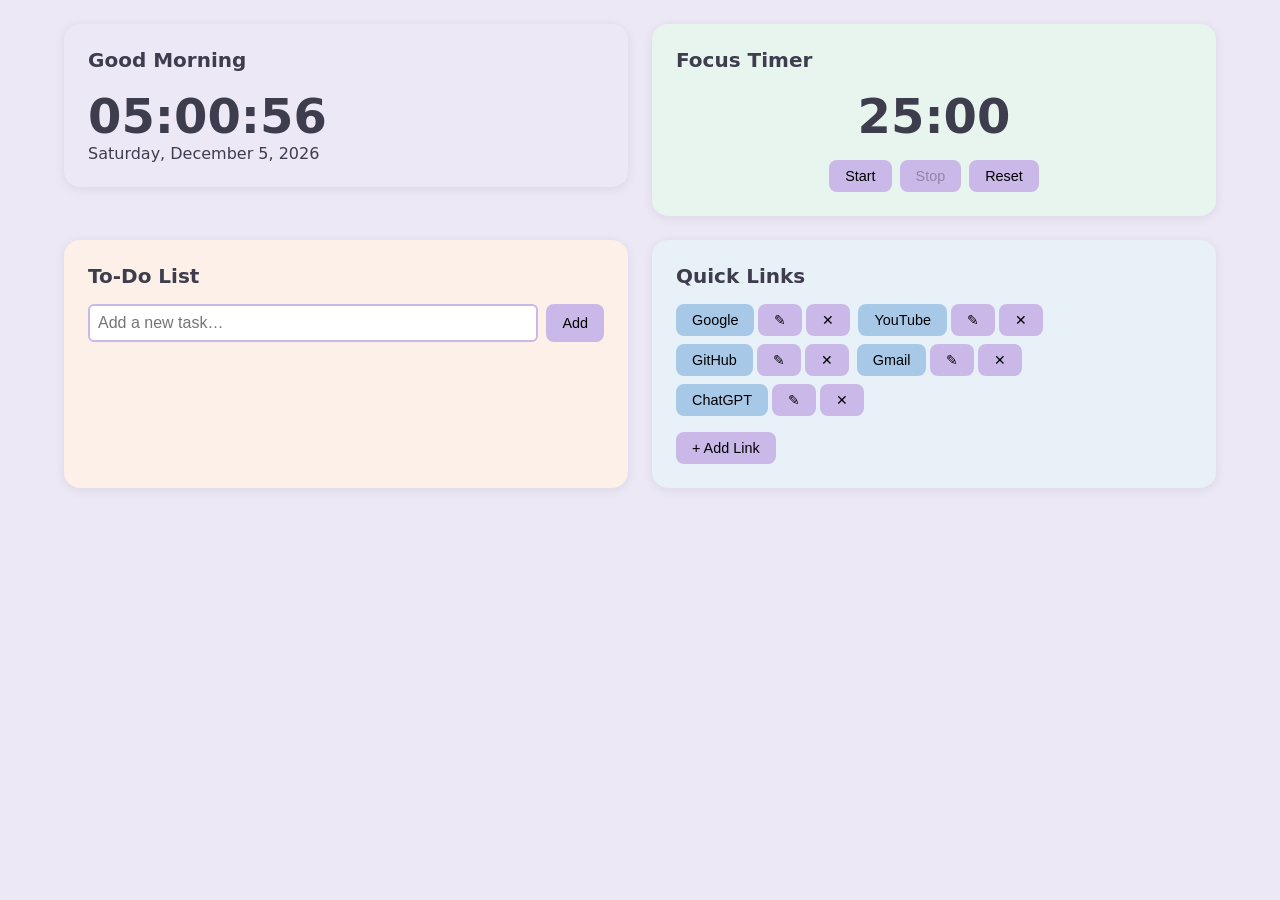
<file: CodingCamp-5Oktober2026-Kusmawati/index.html>
<!DOCTYPE html>
<html lang="en">
  <head>
    <meta charset="UTF-8" />
    <meta name="viewport" content="width=device-width, initial-scale=1.0" />
    <title>Life Dashboard</title>
    <link rel="stylesheet" href="css/style.css" 
  </head>
  <body>
    <main class="dashboard-grid">

      <!-- Greeting Panel -->
      <nav>
      <section id="greeting-panel" class="panel">
        <h2 id="greeting-text">Good Morning</h2>
        <p id="clock">00:00:00</p>
        <p id="date-display">Monday, January 1, 2025</p>
      </section>
      </nav>

      <!-- Focus Timer Panel -->
      <article>
      <section id="timer-panel" class="panel">
        <h2>Focus Timer</h2>
        <div id="timer-display">25:00</div>
        <div class="timer-controls">
          <button id="btn-start">Start</button>
          <button id="btn-stop" disabled>Stop</button>
          <button id="btn-reset">Reset</button>
        </div>
      </section>
      </article>
    
      <!-- To-Do List Panel -->
  
      <section id="todo-panel" class="panel">
        <h2>To-Do List</h2>
        <div class="todo-input-row">
          <input id="task-input" type="text" placeholder="Add a new task…" />
          <button id="btn-add-task">Add</button>
        </div>
        <ul id="task-list"></ul>
      </section>
        </article>
        <footer>
      <!-- Quick Links Panel -->
      <section id="links-panel" class="panel">
        <h2>Quick Links</h2>
        <div id="links-grid"></div>
        <button id="btn-add-link">+ Add Link</button>
        <div id="add-link-form" class="hidden">
          <input id="link-label-input" placeholder="Label" />
          <input id="link-url-input" placeholder="https://…" />
          <button id="btn-confirm-link">Add</button>
          <button id="btn-cancel-link">Cancel</button>
        </div>
      </section>
      </footer>
    </div>
    <script src="js/app.js"></script>
  </body>
</html>
</file>
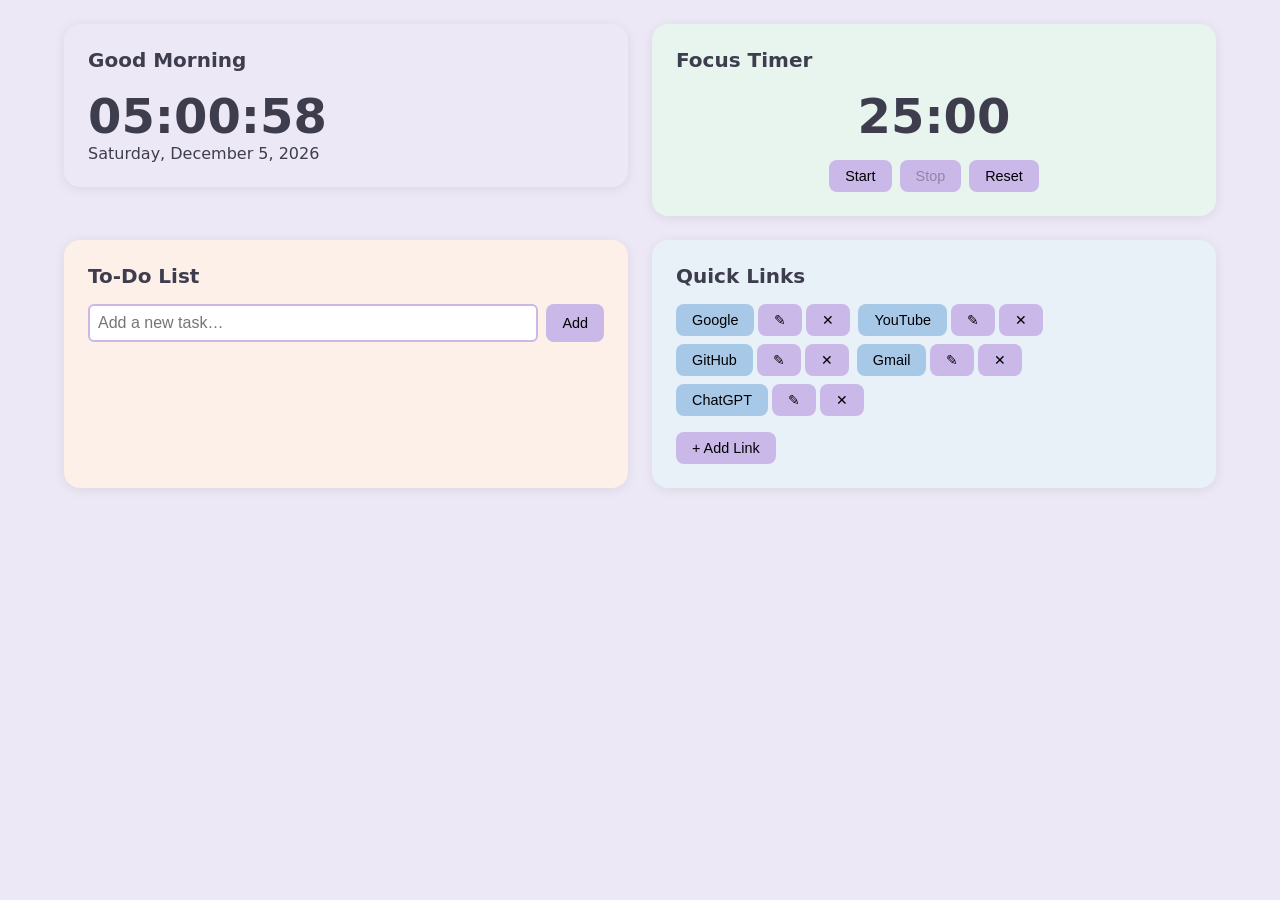
<file: CodingCamp-5Oktober2026-Kusmawati/CodingCamp-5Oktober2026-Kusmawati/index.html>
<!DOCTYPE html>
<html lang="en">
  <head>
    <meta charset="UTF-8" />
    <meta name="viewport" content="width=device-width, initial-scale=1.0" />
    <title>Life Dashboard</title>
    <link rel="stylesheet" href="css/style.css" 
  </head>
  <body>
    <main class="dashboard-grid">

      <!-- Greeting Panel -->
      <nav>
      <section id="greeting-panel" class="panel">
        <h2 id="greeting-text">Good Morning</h2>
        <p id="clock">00:00:00</p>
        <p id="date-display">Monday, January 1, 2025</p>
      </section>
      </nav>

      <!-- Focus Timer Panel -->
      <article>
      <section id="timer-panel" class="panel">
        <h2>Focus Timer</h2>
        <div id="timer-display">25:00</div>
        <div class="timer-controls">
          <button id="btn-start">Start</button>
          <button id="btn-stop" disabled>Stop</button>
          <button id="btn-reset">Reset</button>
        </div>
      </section>
      </article>
    
      <!-- To-Do List Panel -->
  
      <section id="todo-panel" class="panel">
        <h2>To-Do List</h2>
        <div class="todo-input-row">
          <input id="task-input" type="text" placeholder="Add a new task…" />
          <button id="btn-add-task">Add</button>
        </div>
        <ul id="task-list"></ul>
      </section>
        </article>
        <footer>
      <!-- Quick Links Panel -->
      <section id="links-panel" class="panel">
        <h2>Quick Links</h2>
        <div id="links-grid"></div>
        <button id="btn-add-link">+ Add Link</button>
        <div id="add-link-form" class="hidden">
          <input id="link-label-input" placeholder="Label" />
          <input id="link-url-input" placeholder="https://…" />
          <button id="btn-confirm-link">Add</button>
          <button id="btn-cancel-link">Cancel</button>
        </div>
      </section>
      </footer>
    </div>
    <script src="js/app.js"></script>
  </body>
</html>
</file>
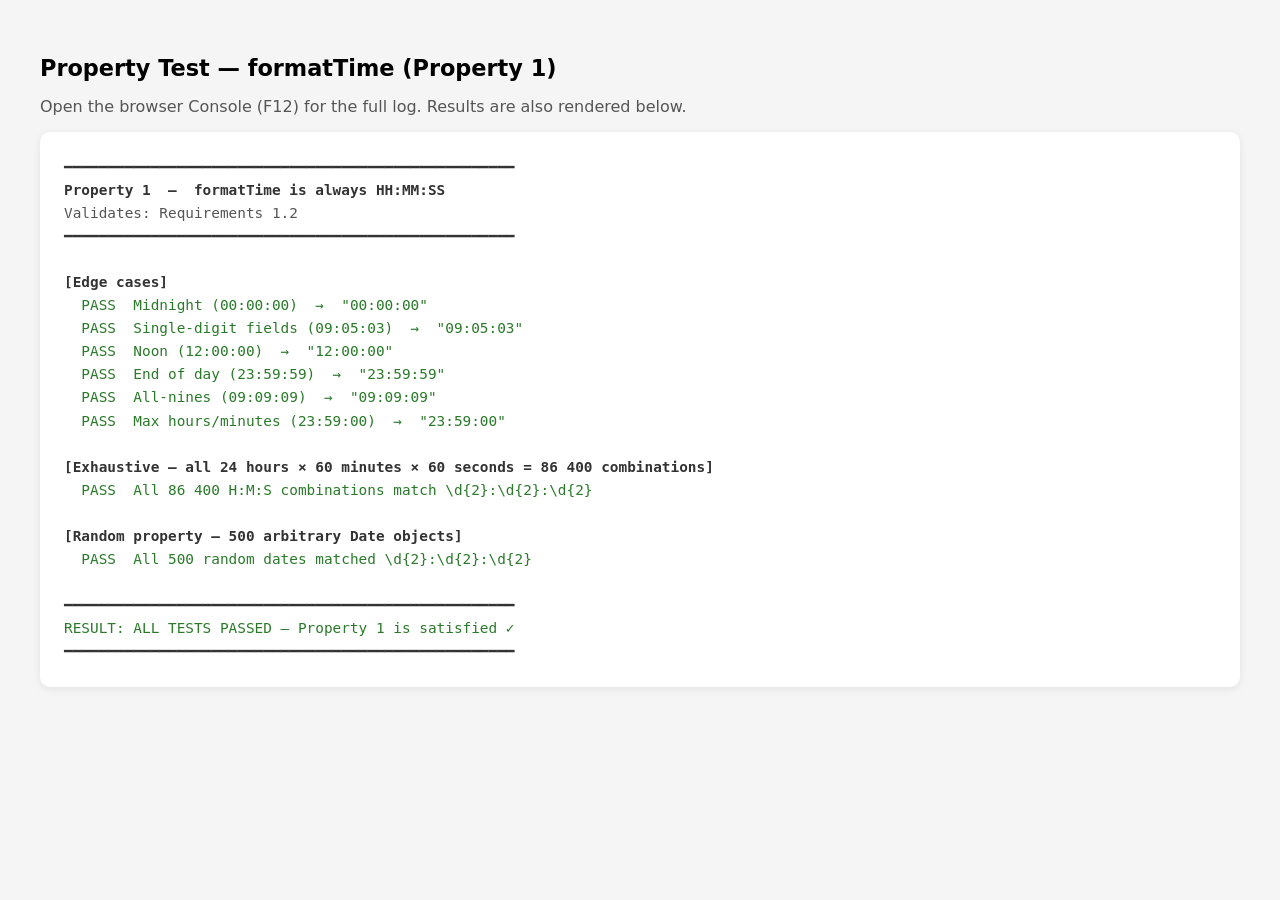
<file: CodingCamp-5Oktober2026-Kusmawati/tests/property-test-format-time.html>
<!DOCTYPE html>
<html lang="en">
  <head>
    <meta charset="UTF-8" />
    <meta name="viewport" content="width=device-width, initial-scale=1.0" />
    <title>Property Test — formatTime (Property 1)</title>
    <style>
      body { font-family: 'Segoe UI', system-ui, sans-serif; padding: 2rem; background: #f5f5f5; }
      h1   { font-size: 1.4rem; margin-bottom: 1rem; }
      .result-box {
        background: #fff;
        border-radius: 10px;
        padding: 1.5rem;
        box-shadow: 0 2px 8px rgba(0,0,0,0.08);
        white-space: pre-wrap;
        font-family: monospace;
        font-size: 0.9rem;
        line-height: 1.6;
      }
      .pass  { color: #2a7a2a; }
      .fail  { color: #c0392b; font-weight: bold; }
      .info  { color: #555; }
      .title { font-weight: bold; color: #333; }
    </style>
  </head>
  <body>
    <h1>Property Test — formatTime (Property 1)</h1>
    <p class="info">Open the browser Console (F12) for the full log. Results are also rendered below.</p>
    <div id="output" class="result-box">Running…</div>

    <script>
      // ─────────────────────────────────────────────────────────────────────────
      // System Under Test
      // Identical to GreetingModule.formatTime in js/app.js.
      // Extracted here as a pure function so it is testable without the IIFE.
      // ─────────────────────────────────────────────────────────────────────────
      /**
       * Formats a Date's time portion as HH:MM:SS.
       * Pads hours, minutes, seconds to two digits with ':' separators.
       *
       * @param {Date} date
       * @returns {string}  e.g. "09:05:03"
       */
      function formatTime(date) {
        var h = String(date.getHours()).padStart(2, '0');
        var m = String(date.getMinutes()).padStart(2, '0');
        var s = String(date.getSeconds()).padStart(2, '0');
        return h + ':' + m + ':' + s;
      }

      // ─────────────────────────────────────────────────────────────────────────
      // Minimal property-test harness
      // ─────────────────────────────────────────────────────────────────────────
      var lines   = [];
      var failures = 0;

      function log(msg, cls) {
        console.log(msg);
        lines.push('<span class="' + (cls || 'info') + '">' + escHtml(msg) + '</span>');
      }

      function escHtml(s) {
        return s.replace(/&/g,'&amp;').replace(/</g,'&lt;').replace(/>/g,'&gt;');
      }

      /**
       * Asserts that `value` matches `regex`.
       * On failure: records the counter-example and increments the failure counter.
       *
       * @param {string}   testName     Human-readable description
       * @param {string}   value        The actual string returned by formatTime
       * @param {RegExp}   regex        Pattern that must match
       * @param {Date}     inputDate    The Date that produced `value` (for reporting)
       */
      function assertMatches(testName, value, regex, inputDate) {
        if (regex.test(value)) {
          log('  PASS  ' + testName + '  →  "' + value + '"', 'pass');
        } else {
          failures++;
          var detail = '  FAIL  ' + testName +
            '  |  input: ' + inputDate.toISOString() +
            '  |  got: "' + value + '"' +
            '  |  expected: ' + regex;
          log(detail, 'fail');
        }
      }

      // ─────────────────────────────────────────────────────────────────────────
      // Property 1 — formatTime always returns HH:MM:SS
      // Validates: Requirements 1.2
      //
      // For any Date object, formatTime(date) SHALL return a string that exactly
      // matches ^\d{2}:\d{2}:\d{2}$ — two-digit hours, two-digit minutes,
      // two-digit seconds separated by colons — with no leading or trailing chars.
      // ─────────────────────────────────────────────────────────────────────────
      var PATTERN = /^\d{2}:\d{2}:\d{2}$/;

      log('━━━━━━━━━━━━━━━━━━━━━━━━━━━━━━━━━━━━━━━━━━━━━━━━━━━━', 'title');
      log('Property 1  —  formatTime is always HH:MM:SS', 'title');
      log('Validates: Requirements 1.2', 'info');
      log('━━━━━━━━━━━━━━━━━━━━━━━━━━━━━━━━━━━━━━━━━━━━━━━━━━━━', 'title');

      // ── Fixed edge-case examples ───────────────────────────────────────────

      log('\n[Edge cases]', 'title');

      // Midnight: 00:00:00
      (function () {
        var d = new Date(2025, 0, 1, 0, 0, 0);   // Jan 1 2025 00:00:00
        assertMatches('Midnight (00:00:00)', formatTime(d), PATTERN, d);
      })();

      // Single-digit minute and second: 09:05:03
      (function () {
        var d = new Date(2025, 0, 1, 9, 5, 3);
        assertMatches('Single-digit fields (09:05:03)', formatTime(d), PATTERN, d);
      })();

      // Noon exactly: 12:00:00
      (function () {
        var d = new Date(2025, 5, 15, 12, 0, 0);
        assertMatches('Noon (12:00:00)', formatTime(d), PATTERN, d);
      })();

      // End of day: 23:59:59
      (function () {
        var d = new Date(2025, 11, 31, 23, 59, 59);
        assertMatches('End of day (23:59:59)', formatTime(d), PATTERN, d);
      })();

      // All-nines: 09:09:09
      (function () {
        var d = new Date(2025, 3, 4, 9, 9, 9);
        assertMatches('All-nines (09:09:09)', formatTime(d), PATTERN, d);
      })();

      // Max fields: 23:59:00
      (function () {
        var d = new Date(2025, 3, 4, 23, 59, 0);
        assertMatches('Max hours/minutes (23:59:00)', formatTime(d), PATTERN, d);
      })();

      // ── Every possible H:M:S combination (exhaustive small sweep) ──────────

      log('\n[Exhaustive — all 24 hours × 60 minutes × 60 seconds = 86 400 combinations]', 'title');

      var YEAR  = 2025;
      var MONTH = 0;    // January
      var DAY   = 1;

      var exhaustiveFailures = 0;
      var firstFailExample   = null;

      for (var h = 0; h < 24; h++) {
        for (var m = 0; m < 60; m++) {
          for (var s = 0; s < 60; s++) {
            var d = new Date(YEAR, MONTH, DAY, h, m, s);
            var result = formatTime(d);
            if (!PATTERN.test(result)) {
              exhaustiveFailures++;
              failures++;
              if (!firstFailExample) {
                firstFailExample = { h: h, m: m, s: s, result: result };
              }
            }
          }
        }
      }

      if (exhaustiveFailures === 0) {
        log('  PASS  All 86 400 H:M:S combinations match \\d{2}:\\d{2}:\\d{2}', 'pass');
      } else {
        log('  FAIL  ' + exhaustiveFailures + ' combination(s) failed!', 'fail');
        if (firstFailExample) {
          log('        First counter-example: h=' + firstFailExample.h +
              ' m=' + firstFailExample.m +
              ' s=' + firstFailExample.s +
              '  →  "' + firstFailExample.result + '"', 'fail');
        }
      }

      // ── Pseudo-random property test (500 random timestamps) ───────────────

      log('\n[Random property — 500 arbitrary Date objects]', 'title');

      // Deterministic PRNG (xorshift32) so results are reproducible
      var seed = 0xDEADBEEF;
      function xorshift32() {
        seed ^= seed << 13;
        seed ^= seed >> 17;
        seed ^= seed << 5;
        return (seed >>> 0);          // unsigned 32-bit
      }

      // Span: Jan 1 2000 – Jan 1 2100
      var MIN_TS = new Date(2000, 0, 1).getTime();
      var MAX_TS = new Date(2100, 0, 1).getTime();
      var RANGE  = MAX_TS - MIN_TS;

      var RANDOM_TRIALS = 500;
      var randomFailures = 0;
      var firstRandomFail = null;

      for (var i = 0; i < RANDOM_TRIALS; i++) {
        // Combine two 32-bit randoms for a 53-bit offset inside RANGE
        var hi = xorshift32();
        var lo = xorshift32();
        var offset = ((hi % 100000) * 1000 + (lo % 1000));
        var ts = MIN_TS + (offset % RANGE);
        if (ts < MIN_TS) { ts += RANGE; }

        var rd = new Date(ts);
        var res = formatTime(rd);
        if (!PATTERN.test(res)) {
          randomFailures++;
          failures++;
          if (!firstRandomFail) {
            firstRandomFail = { date: rd.toISOString(), result: res };
          }
        }
      }

      if (randomFailures === 0) {
        log('  PASS  All ' + RANDOM_TRIALS + ' random dates matched \\d{2}:\\d{2}:\\d{2}', 'pass');
      } else {
        log('  FAIL  ' + randomFailures + ' of ' + RANDOM_TRIALS + ' random dates failed!', 'fail');
        if (firstRandomFail) {
          log('        First counter-example: ' + firstRandomFail.date +
              '  →  "' + firstRandomFail.result + '"', 'fail');
        }
      }

      // ── Summary ────────────────────────────────────────────────────────────

      log('\n━━━━━━━━━━━━━━━━━━━━━━━━━━━━━━━━━━━━━━━━━━━━━━━━━━━━', 'title');
      if (failures === 0) {
        log('RESULT: ALL TESTS PASSED — Property 1 is satisfied ✓', 'pass');
      } else {
        log('RESULT: ' + failures + ' FAILURE(S) — Property 1 is VIOLATED ✗', 'fail');
      }
      log('━━━━━━━━━━━━━━━━━━━━━━━━━━━━━━━━━━━━━━━━━━━━━━━━━━━━', 'title');

      // Render to page
      document.getElementById('output').innerHTML = lines.join('\n');

      // Throw so the browser console shows a red error on failure
      if (failures > 0) {
        throw new Error('Property 1 FAILED: ' + failures + ' assertion(s) did not pass.');
      }
    </script>
  </body>
</html>
</file>
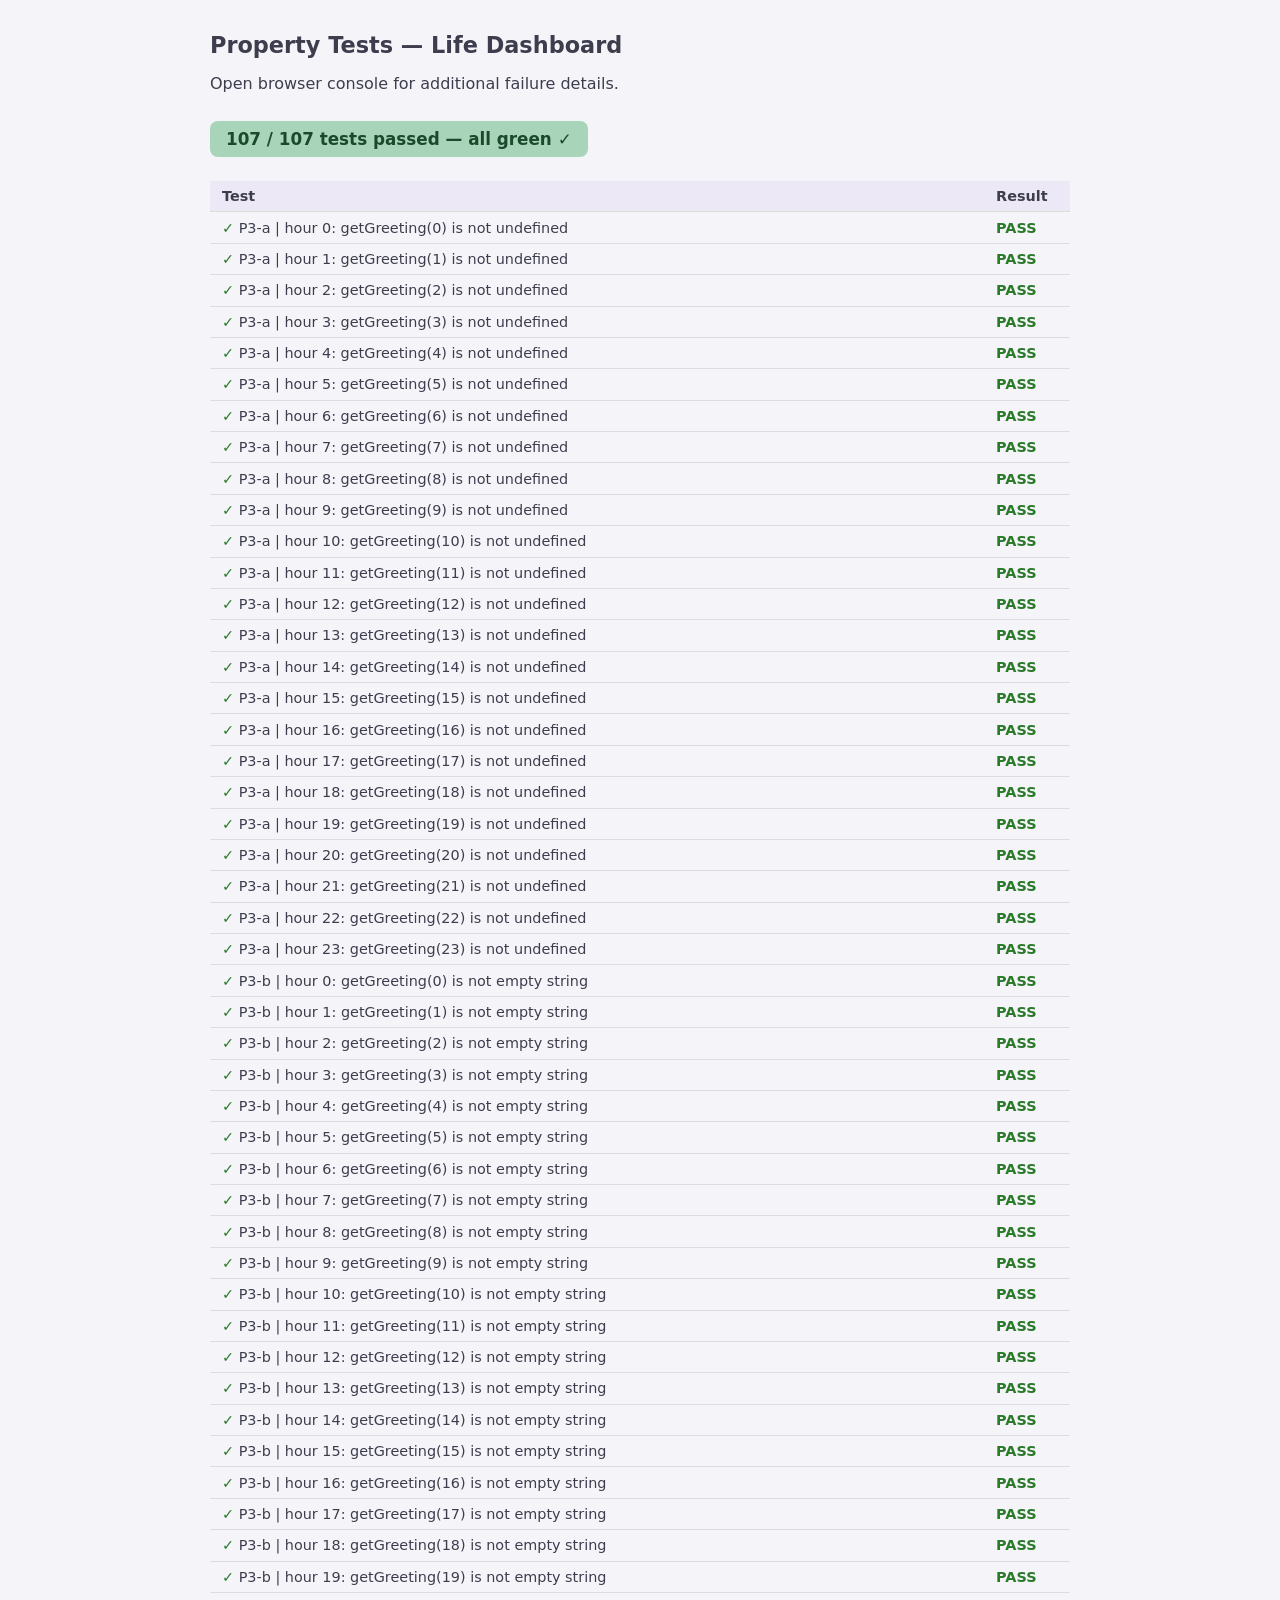
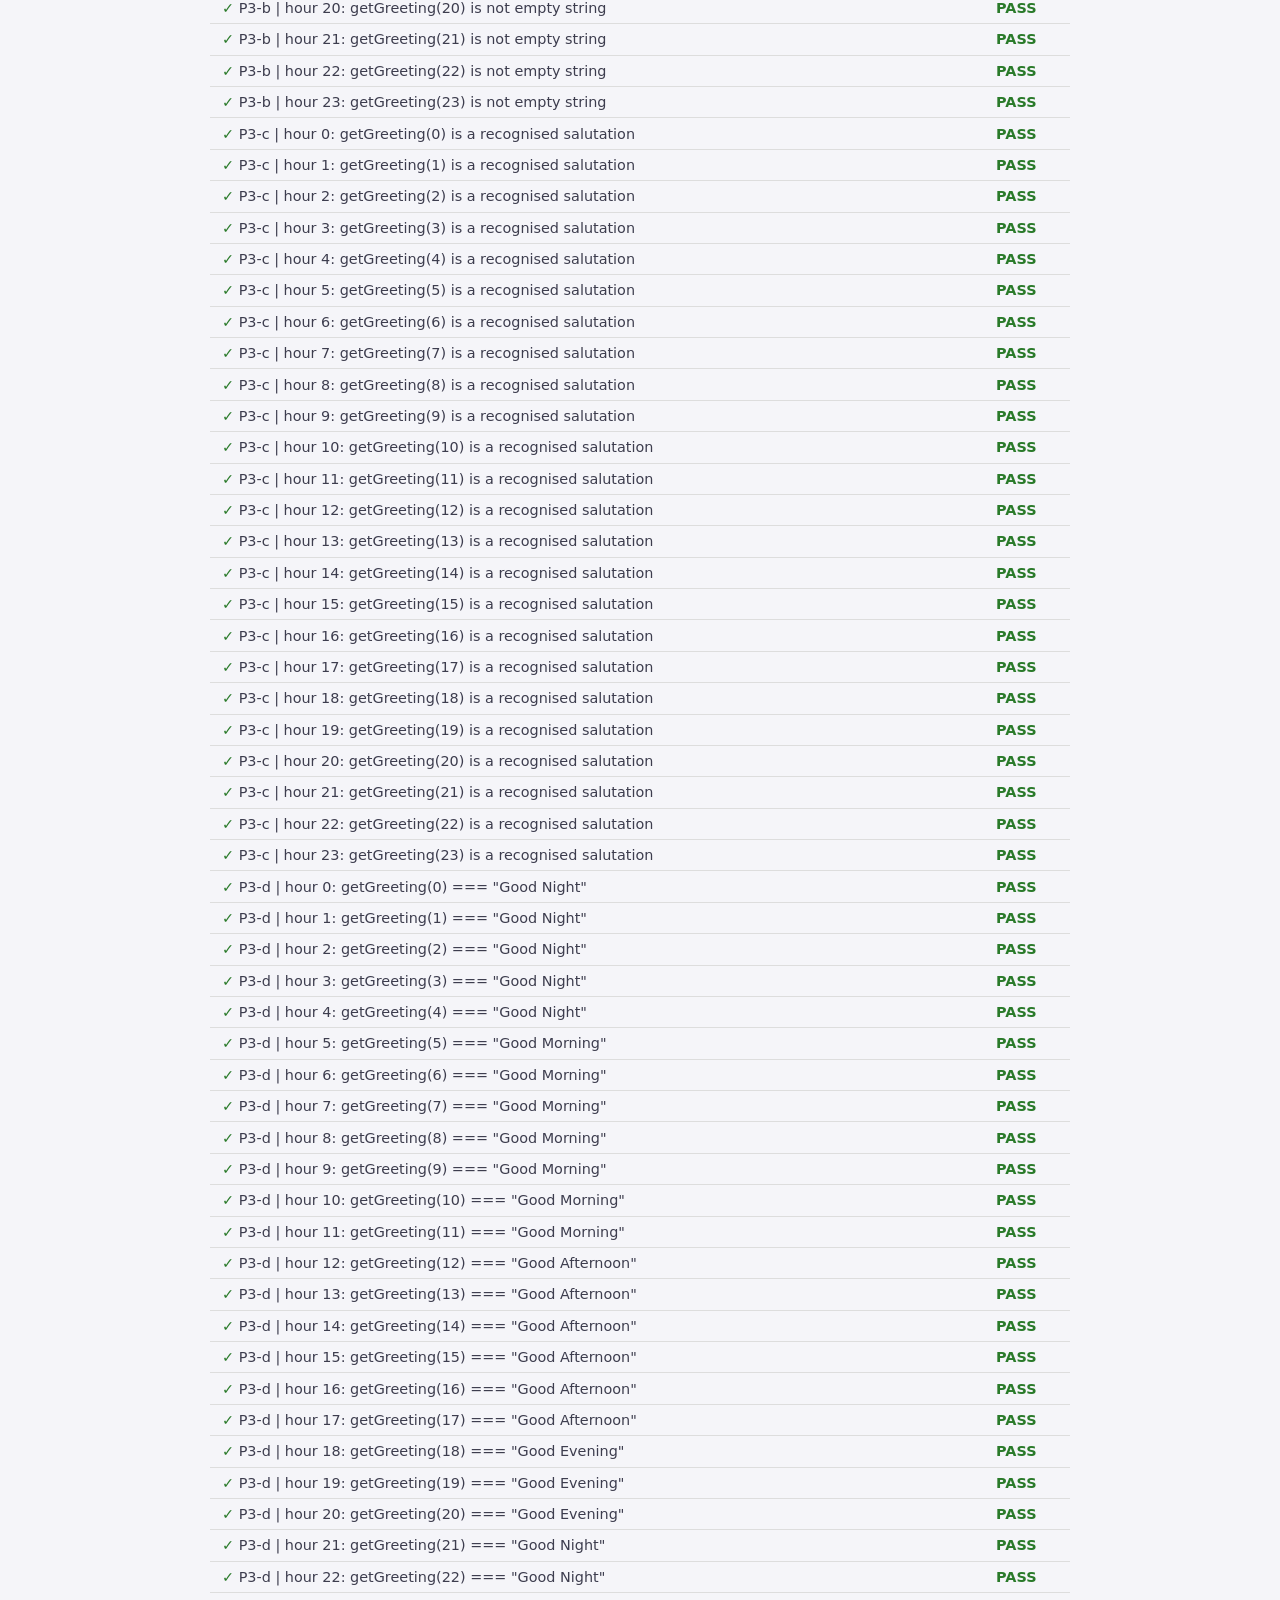
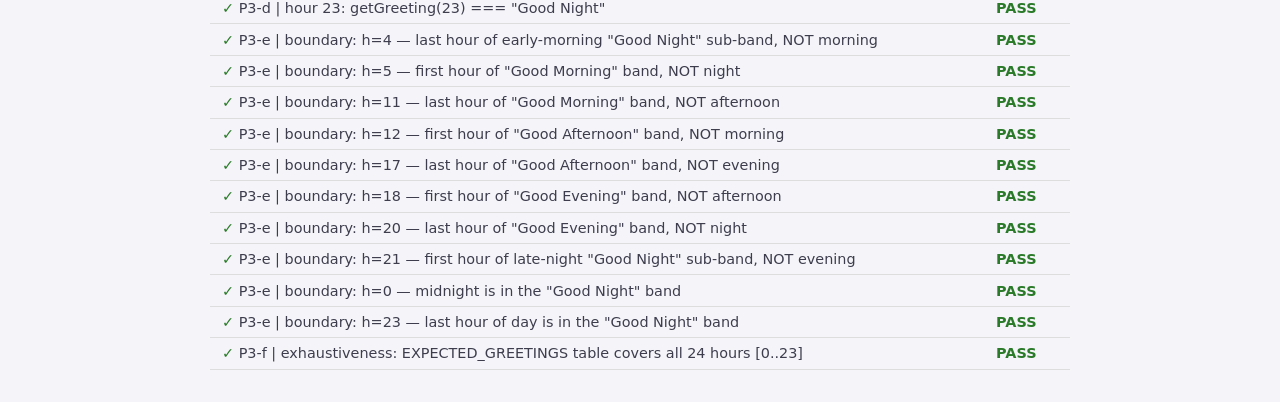
<file: CodingCamp-5Oktober2026-Kusmawati/tests/property-test.html>
<!DOCTYPE html>
<html lang="en">
<head>
  <meta charset="UTF-8" />
  <meta name="viewport" content="width=device-width, initial-scale=1.0" />
  <title>Property Tests — Life Dashboard</title>
  <style>
    body {
      font-family: 'Segoe UI', system-ui, sans-serif;
      max-width: 860px;
      margin: 2rem auto;
      padding: 0 1.5rem;
      background: #f5f5f9;
      color: #3d3d4e;
    }
    h1 { font-size: 1.4rem; margin-bottom: 0.25rem; }
    .summary {
      display: inline-block;
      margin: 0.75rem 0 1.5rem;
      padding: 0.5rem 1rem;
      border-radius: 8px;
      font-weight: 600;
      font-size: 1.05rem;
    }
    .summary.all-pass { background: #a8d5ba; color: #1a4a2a; }
    .summary.has-fail { background: #f5c6a0; color: #5a2a00; }
    table { border-collapse: collapse; width: 100%; }
    th, td { text-align: left; padding: 0.45rem 0.75rem; border-bottom: 1px solid #ddd; font-size: 0.9rem; }
    th { background: #ede8f5; font-weight: 600; }
    tr.pass td:first-child::before { content: '✓ '; color: #2a7a2a; }
    tr.fail td:first-child::before { content: '✕ '; color: #cc2222; }
    tr.fail { background: #fff0f0; }
    tr.pass:hover { background: #f0fff4; }
  </style>
</head>
<body>
  <h1>Property Tests — Life Dashboard</h1>
  <p>Open browser console for additional failure details.</p>
  <div id="summary"></div>
  <table>
    <thead>
      <tr><th>Test</th><th>Result</th></tr>
    </thead>
    <tbody id="results-body"></tbody>
  </table>

  <!-- Load the test suite -->
  <script src="property-test.js"></script>

  <!-- Render results injected by the test suite into window._propertyTestResults -->
  <script>
    (function () {
      var data    = window._propertyTestResults;
      var tbody   = document.getElementById('results-body');
      var summary = document.getElementById('summary');

      if (!data) {
        summary.textContent = 'Error: _propertyTestResults not found.';
        return;
      }

      var allPass = data.passed === data.total;
      var summaryEl = document.createElement('div');
      summaryEl.className = 'summary ' + (allPass ? 'all-pass' : 'has-fail');
      summaryEl.textContent = data.passed + ' / ' + data.total + ' tests passed' + (allPass ? ' — all green ✓' : ' — failures detected ✕');
      summary.appendChild(summaryEl);

      data.results.forEach(function (r) {
        var tr = document.createElement('tr');
        tr.className = r.passed ? 'pass' : 'fail';
        var tdDesc   = document.createElement('td');
        var tdStatus = document.createElement('td');
        tdDesc.textContent   = r.description;
        tdStatus.textContent = r.passed ? 'PASS' : 'FAIL';
        tdStatus.style.fontWeight = '600';
        tdStatus.style.color = r.passed ? '#2a7a2a' : '#cc2222';
        tr.appendChild(tdDesc);
        tr.appendChild(tdStatus);
        tbody.appendChild(tr);
      });
    }());
  </script>
</body>
</html>
</file>
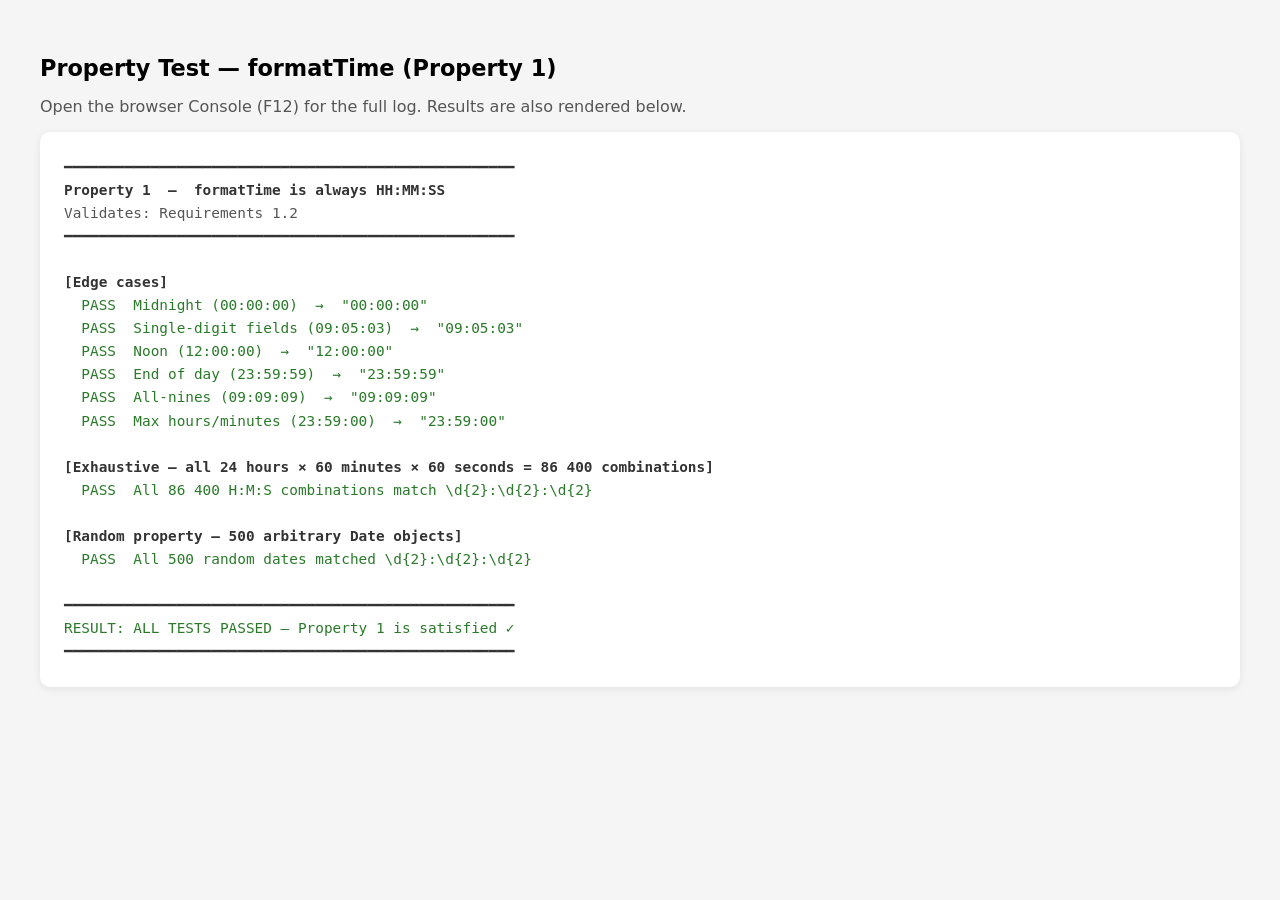
<file: CodingCamp-5Oktober2026-Kusmawati/CodingCamp-5Oktober2026-Kusmawati/tests/property-test-format-time.html>
<!DOCTYPE html>
<html lang="en">
  <head>
    <meta charset="UTF-8" />
    <meta name="viewport" content="width=device-width, initial-scale=1.0" />
    <title>Property Test — formatTime (Property 1)</title>
    <style>
      body { font-family: 'Segoe UI', system-ui, sans-serif; padding: 2rem; background: #f5f5f5; }
      h1   { font-size: 1.4rem; margin-bottom: 1rem; }
      .result-box {
        background: #fff;
        border-radius: 10px;
        padding: 1.5rem;
        box-shadow: 0 2px 8px rgba(0,0,0,0.08);
        white-space: pre-wrap;
        font-family: monospace;
        font-size: 0.9rem;
        line-height: 1.6;
      }
      .pass  { color: #2a7a2a; }
      .fail  { color: #c0392b; font-weight: bold; }
      .info  { color: #555; }
      .title { font-weight: bold; color: #333; }
    </style>
  </head>
  <body>
    <h1>Property Test — formatTime (Property 1)</h1>
    <p class="info">Open the browser Console (F12) for the full log. Results are also rendered below.</p>
    <div id="output" class="result-box">Running…</div>

    <script>
      // ─────────────────────────────────────────────────────────────────────────
      // System Under Test
      // Identical to GreetingModule.formatTime in js/app.js.
      // Extracted here as a pure function so it is testable without the IIFE.
      // ─────────────────────────────────────────────────────────────────────────
      /**
       * Formats a Date's time portion as HH:MM:SS.
       * Pads hours, minutes, seconds to two digits with ':' separators.
       *
       * @param {Date} date
       * @returns {string}  e.g. "09:05:03"
       */
      function formatTime(date) {
        var h = String(date.getHours()).padStart(2, '0');
        var m = String(date.getMinutes()).padStart(2, '0');
        var s = String(date.getSeconds()).padStart(2, '0');
        return h + ':' + m + ':' + s;
      }

      // ─────────────────────────────────────────────────────────────────────────
      // Minimal property-test harness
      // ─────────────────────────────────────────────────────────────────────────
      var lines   = [];
      var failures = 0;

      function log(msg, cls) {
        console.log(msg);
        lines.push('<span class="' + (cls || 'info') + '">' + escHtml(msg) + '</span>');
      }

      function escHtml(s) {
        return s.replace(/&/g,'&amp;').replace(/</g,'&lt;').replace(/>/g,'&gt;');
      }

      /**
       * Asserts that `value` matches `regex`.
       * On failure: records the counter-example and increments the failure counter.
       *
       * @param {string}   testName     Human-readable description
       * @param {string}   value        The actual string returned by formatTime
       * @param {RegExp}   regex        Pattern that must match
       * @param {Date}     inputDate    The Date that produced `value` (for reporting)
       */
      function assertMatches(testName, value, regex, inputDate) {
        if (regex.test(value)) {
          log('  PASS  ' + testName + '  →  "' + value + '"', 'pass');
        } else {
          failures++;
          var detail = '  FAIL  ' + testName +
            '  |  input: ' + inputDate.toISOString() +
            '  |  got: "' + value + '"' +
            '  |  expected: ' + regex;
          log(detail, 'fail');
        }
      }

      // ─────────────────────────────────────────────────────────────────────────
      // Property 1 — formatTime always returns HH:MM:SS
      // Validates: Requirements 1.2
      //
      // For any Date object, formatTime(date) SHALL return a string that exactly
      // matches ^\d{2}:\d{2}:\d{2}$ — two-digit hours, two-digit minutes,
      // two-digit seconds separated by colons — with no leading or trailing chars.
      // ─────────────────────────────────────────────────────────────────────────
      var PATTERN = /^\d{2}:\d{2}:\d{2}$/;

      log('━━━━━━━━━━━━━━━━━━━━━━━━━━━━━━━━━━━━━━━━━━━━━━━━━━━━', 'title');
      log('Property 1  —  formatTime is always HH:MM:SS', 'title');
      log('Validates: Requirements 1.2', 'info');
      log('━━━━━━━━━━━━━━━━━━━━━━━━━━━━━━━━━━━━━━━━━━━━━━━━━━━━', 'title');

      // ── Fixed edge-case examples ───────────────────────────────────────────

      log('\n[Edge cases]', 'title');

      // Midnight: 00:00:00
      (function () {
        var d = new Date(2025, 0, 1, 0, 0, 0);   // Jan 1 2025 00:00:00
        assertMatches('Midnight (00:00:00)', formatTime(d), PATTERN, d);
      })();

      // Single-digit minute and second: 09:05:03
      (function () {
        var d = new Date(2025, 0, 1, 9, 5, 3);
        assertMatches('Single-digit fields (09:05:03)', formatTime(d), PATTERN, d);
      })();

      // Noon exactly: 12:00:00
      (function () {
        var d = new Date(2025, 5, 15, 12, 0, 0);
        assertMatches('Noon (12:00:00)', formatTime(d), PATTERN, d);
      })();

      // End of day: 23:59:59
      (function () {
        var d = new Date(2025, 11, 31, 23, 59, 59);
        assertMatches('End of day (23:59:59)', formatTime(d), PATTERN, d);
      })();

      // All-nines: 09:09:09
      (function () {
        var d = new Date(2025, 3, 4, 9, 9, 9);
        assertMatches('All-nines (09:09:09)', formatTime(d), PATTERN, d);
      })();

      // Max fields: 23:59:00
      (function () {
        var d = new Date(2025, 3, 4, 23, 59, 0);
        assertMatches('Max hours/minutes (23:59:00)', formatTime(d), PATTERN, d);
      })();

      // ── Every possible H:M:S combination (exhaustive small sweep) ──────────

      log('\n[Exhaustive — all 24 hours × 60 minutes × 60 seconds = 86 400 combinations]', 'title');

      var YEAR  = 2025;
      var MONTH = 0;    // January
      var DAY   = 1;

      var exhaustiveFailures = 0;
      var firstFailExample   = null;

      for (var h = 0; h < 24; h++) {
        for (var m = 0; m < 60; m++) {
          for (var s = 0; s < 60; s++) {
            var d = new Date(YEAR, MONTH, DAY, h, m, s);
            var result = formatTime(d);
            if (!PATTERN.test(result)) {
              exhaustiveFailures++;
              failures++;
              if (!firstFailExample) {
                firstFailExample = { h: h, m: m, s: s, result: result };
              }
            }
          }
        }
      }

      if (exhaustiveFailures === 0) {
        log('  PASS  All 86 400 H:M:S combinations match \\d{2}:\\d{2}:\\d{2}', 'pass');
      } else {
        log('  FAIL  ' + exhaustiveFailures + ' combination(s) failed!', 'fail');
        if (firstFailExample) {
          log('        First counter-example: h=' + firstFailExample.h +
              ' m=' + firstFailExample.m +
              ' s=' + firstFailExample.s +
              '  →  "' + firstFailExample.result + '"', 'fail');
        }
      }

      // ── Pseudo-random property test (500 random timestamps) ───────────────

      log('\n[Random property — 500 arbitrary Date objects]', 'title');

      // Deterministic PRNG (xorshift32) so results are reproducible
      var seed = 0xDEADBEEF;
      function xorshift32() {
        seed ^= seed << 13;
        seed ^= seed >> 17;
        seed ^= seed << 5;
        return (seed >>> 0);          // unsigned 32-bit
      }

      // Span: Jan 1 2000 – Jan 1 2100
      var MIN_TS = new Date(2000, 0, 1).getTime();
      var MAX_TS = new Date(2100, 0, 1).getTime();
      var RANGE  = MAX_TS - MIN_TS;

      var RANDOM_TRIALS = 500;
      var randomFailures = 0;
      var firstRandomFail = null;

      for (var i = 0; i < RANDOM_TRIALS; i++) {
        // Combine two 32-bit randoms for a 53-bit offset inside RANGE
        var hi = xorshift32();
        var lo = xorshift32();
        var offset = ((hi % 100000) * 1000 + (lo % 1000));
        var ts = MIN_TS + (offset % RANGE);
        if (ts < MIN_TS) { ts += RANGE; }

        var rd = new Date(ts);
        var res = formatTime(rd);
        if (!PATTERN.test(res)) {
          randomFailures++;
          failures++;
          if (!firstRandomFail) {
            firstRandomFail = { date: rd.toISOString(), result: res };
          }
        }
      }

      if (randomFailures === 0) {
        log('  PASS  All ' + RANDOM_TRIALS + ' random dates matched \\d{2}:\\d{2}:\\d{2}', 'pass');
      } else {
        log('  FAIL  ' + randomFailures + ' of ' + RANDOM_TRIALS + ' random dates failed!', 'fail');
        if (firstRandomFail) {
          log('        First counter-example: ' + firstRandomFail.date +
              '  →  "' + firstRandomFail.result + '"', 'fail');
        }
      }

      // ── Summary ────────────────────────────────────────────────────────────

      log('\n━━━━━━━━━━━━━━━━━━━━━━━━━━━━━━━━━━━━━━━━━━━━━━━━━━━━', 'title');
      if (failures === 0) {
        log('RESULT: ALL TESTS PASSED — Property 1 is satisfied ✓', 'pass');
      } else {
        log('RESULT: ' + failures + ' FAILURE(S) — Property 1 is VIOLATED ✗', 'fail');
      }
      log('━━━━━━━━━━━━━━━━━━━━━━━━━━━━━━━━━━━━━━━━━━━━━━━━━━━━', 'title');

      // Render to page
      document.getElementById('output').innerHTML = lines.join('\n');

      // Throw so the browser console shows a red error on failure
      if (failures > 0) {
        throw new Error('Property 1 FAILED: ' + failures + ' assertion(s) did not pass.');
      }
    </script>
  </body>
</html>
</file>
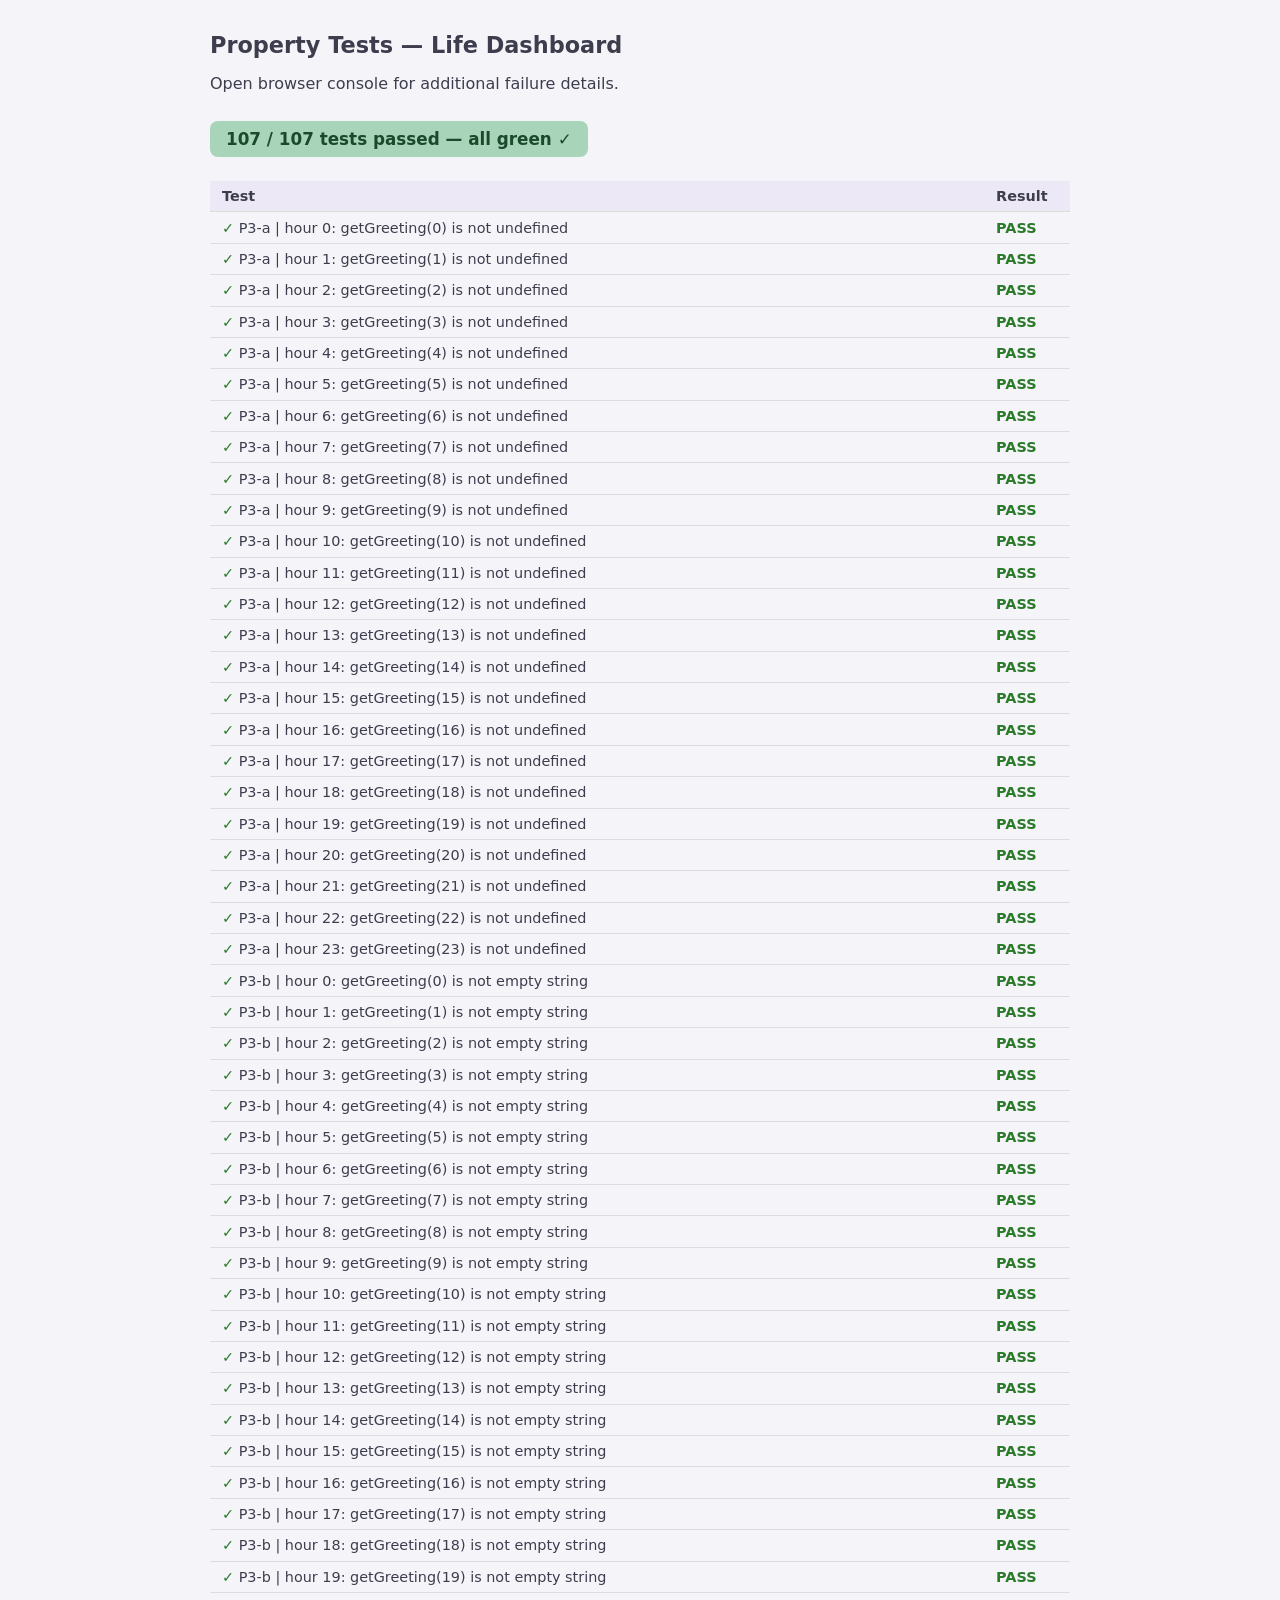
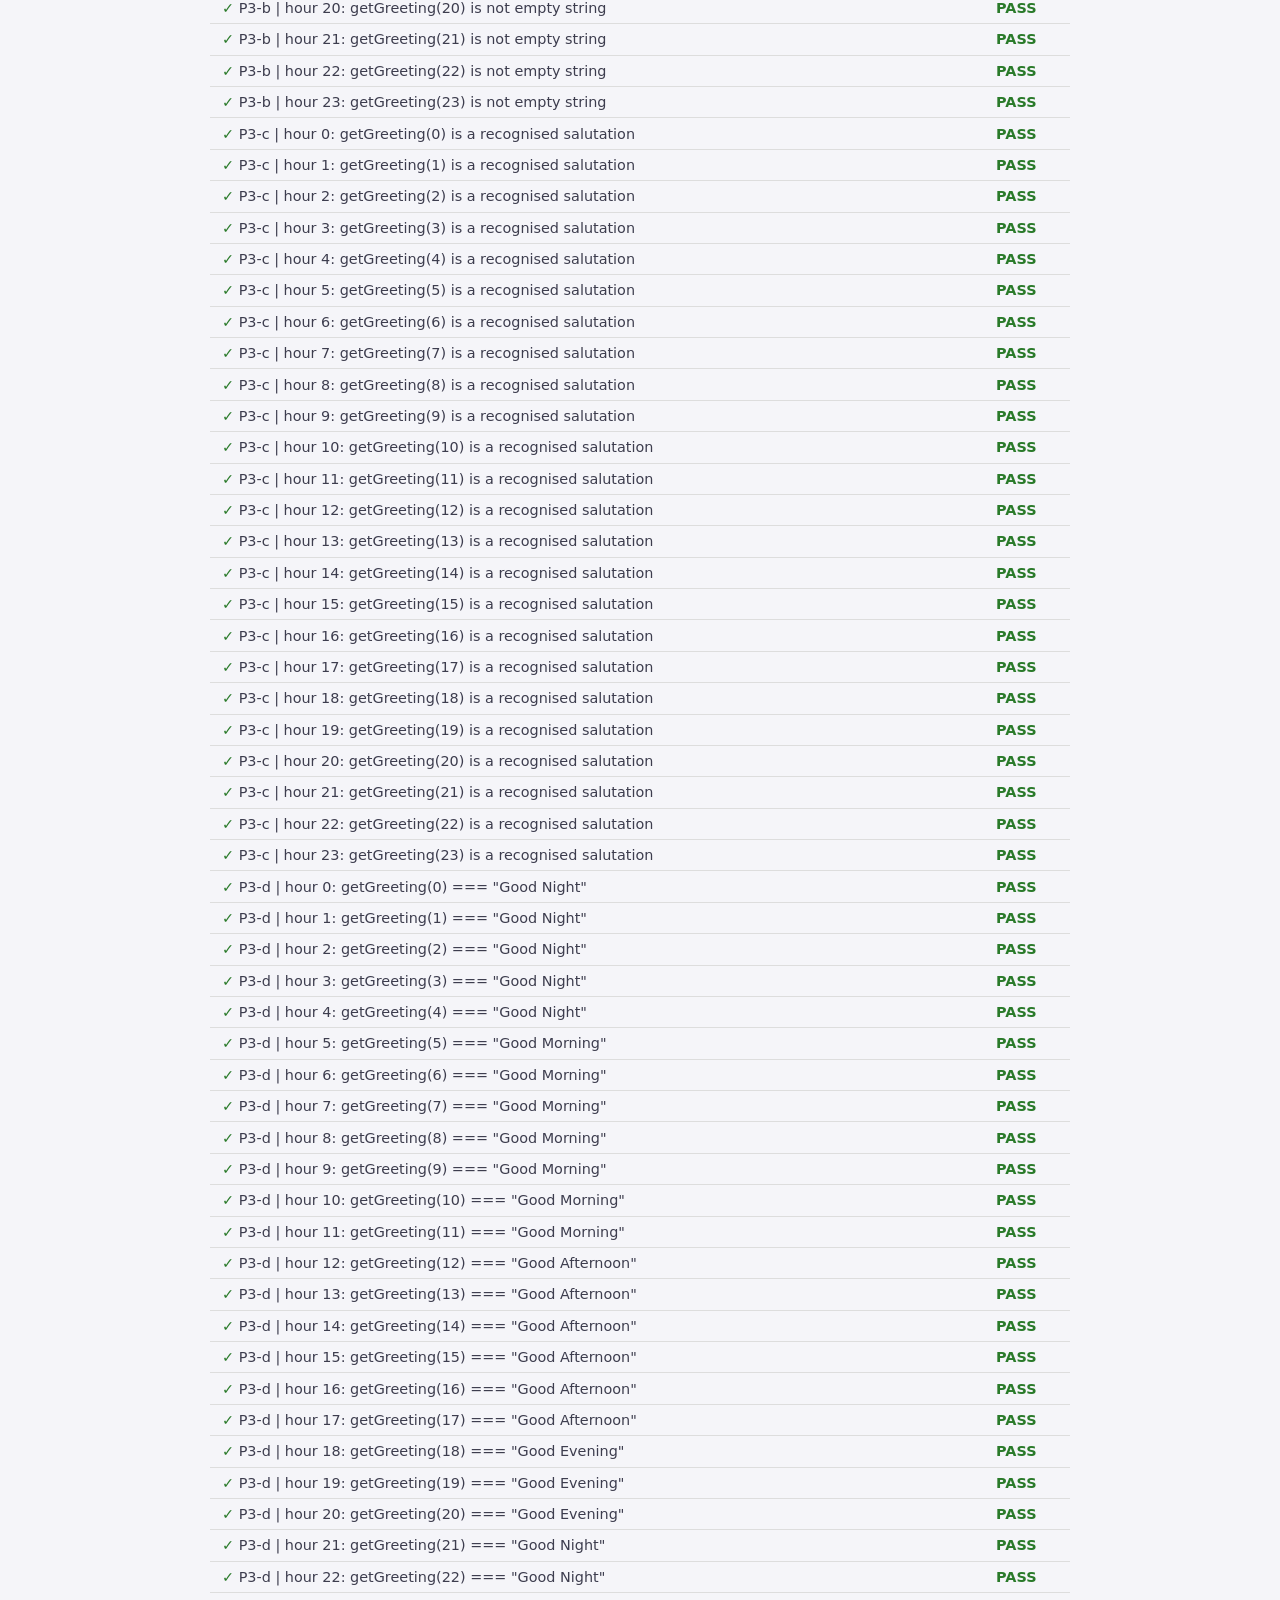
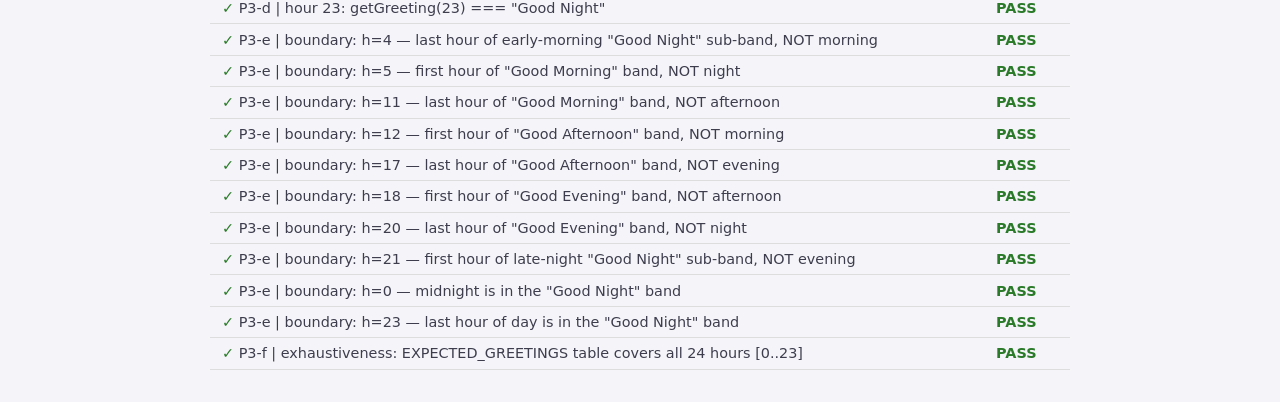
<file: CodingCamp-5Oktober2026-Kusmawati/CodingCamp-5Oktober2026-Kusmawati/tests/property-test.html>
<!DOCTYPE html>
<html lang="en">
<head>
  <meta charset="UTF-8" />
  <meta name="viewport" content="width=device-width, initial-scale=1.0" />
  <title>Property Tests — Life Dashboard</title>
  <style>
    body {
      font-family: 'Segoe UI', system-ui, sans-serif;
      max-width: 860px;
      margin: 2rem auto;
      padding: 0 1.5rem;
      background: #f5f5f9;
      color: #3d3d4e;
    }
    h1 { font-size: 1.4rem; margin-bottom: 0.25rem; }
    .summary {
      display: inline-block;
      margin: 0.75rem 0 1.5rem;
      padding: 0.5rem 1rem;
      border-radius: 8px;
      font-weight: 600;
      font-size: 1.05rem;
    }
    .summary.all-pass { background: #a8d5ba; color: #1a4a2a; }
    .summary.has-fail { background: #f5c6a0; color: #5a2a00; }
    table { border-collapse: collapse; width: 100%; }
    th, td { text-align: left; padding: 0.45rem 0.75rem; border-bottom: 1px solid #ddd; font-size: 0.9rem; }
    th { background: #ede8f5; font-weight: 600; }
    tr.pass td:first-child::before { content: '✓ '; color: #2a7a2a; }
    tr.fail td:first-child::before { content: '✕ '; color: #cc2222; }
    tr.fail { background: #fff0f0; }
    tr.pass:hover { background: #f0fff4; }
  </style>
</head>
<body>
  <h1>Property Tests — Life Dashboard</h1>
  <p>Open browser console for additional failure details.</p>
  <div id="summary"></div>
  <table>
    <thead>
      <tr><th>Test</th><th>Result</th></tr>
    </thead>
    <tbody id="results-body"></tbody>
  </table>

  <!-- Load the test suite -->
  <script src="property-test.js"></script>

  <!-- Render results injected by the test suite into window._propertyTestResults -->
  <script>
    (function () {
      var data    = window._propertyTestResults;
      var tbody   = document.getElementById('results-body');
      var summary = document.getElementById('summary');

      if (!data) {
        summary.textContent = 'Error: _propertyTestResults not found.';
        return;
      }

      var allPass = data.passed === data.total;
      var summaryEl = document.createElement('div');
      summaryEl.className = 'summary ' + (allPass ? 'all-pass' : 'has-fail');
      summaryEl.textContent = data.passed + ' / ' + data.total + ' tests passed' + (allPass ? ' — all green ✓' : ' — failures detected ✕');
      summary.appendChild(summaryEl);

      data.results.forEach(function (r) {
        var tr = document.createElement('tr');
        tr.className = r.passed ? 'pass' : 'fail';
        var tdDesc   = document.createElement('td');
        var tdStatus = document.createElement('td');
        tdDesc.textContent   = r.description;
        tdStatus.textContent = r.passed ? 'PASS' : 'FAIL';
        tdStatus.style.fontWeight = '600';
        tdStatus.style.color = r.passed ? '#2a7a2a' : '#cc2222';
        tr.appendChild(tdDesc);
        tr.appendChild(tdStatus);
        tbody.appendChild(tr);
      });
    }());
  </script>
</body>
</html>
</file>
<file: CodingCamp-5Oktober2026-Kusmawati/css/style.css>
/* css/style.css */

/* =============================================================================
   1. CSS Custom Properties (Design Tokens)
   Requirements: 6.1, 6.3
   ============================================================================= */

:root {
  /* Pastel colour palette */
  --lavender:       #C9B8E8;
  --lavender-light: #EDE8F5;
  --mint:           #A8D5BA;
  --mint-light:     #E8F5EE;
  --peach:          #F5C6A0;
  --peach-light:    #FDF0E8;
  --sky:            #A8C8E8;
  --sky-light:      #E8F0F8;

  /* Typography colours */
  --text-main:  #3D3D4E;
  --text-muted: #888899;

  /* Neutrals */
  --white: #FFFFFF;
}

/* =============================================================================
   2. Global Reset
   Requirements: 6.3
   ============================================================================= */

*,
*::before,
*::after {
  box-sizing: border-box;
  margin: 0;
  padding: 0;
}

/* =============================================================================
   3. Base Body Typography
   Requirements: 6.3
   ============================================================================= */

body {
  font-family: 'Segoe UI', system-ui, sans-serif;
  font-size: 16px;
  color: var(--text-main);
  background-color: var(--lavender-light);
}

/* =============================================================================
   4. Responsive Grid Layout
   Requirements: 6.4, 6.5
   ============================================================================= */

.dashboard-grid {
  display: grid;
  grid-template-columns: 1fr 1fr;
  gap: 1.5rem;
  padding: 1.5rem;
  max-width: 1200px;
  margin: 0 auto;
}

@media (max-width: 767px) {
  .dashboard-grid {
    grid-template-columns: 1fr;
  }
}

/* =============================================================================
   5. Panel Cards & Per-Section Backgrounds
   Requirements: 6.1, 6.3
   ============================================================================= */

/* Base panel card styles */
.panel {
  border-radius: 16px;
  padding: 1.5rem;
  box-shadow: 0 2px 12px rgba(0, 0, 0, 0.08);
  background-color: var(--white);
}

/* Per-section pastel backgrounds */
#greeting-panel {
  background-color: var(--lavender-light);
}

#timer-panel {
  background-color: var(--mint-light);
}

#todo-panel {
  background-color: var(--peach-light);
}

#links-panel {
  background-color: var(--sky-light);
}

/* Panel headings */
.panel h2 {
  font-size: 1.25rem;
  font-weight: 600;
  margin-bottom: 1rem;
}

/* Timer display */
#timer-display {
  font-size: 3rem;
  font-weight: bold;
  text-align: center;
  margin: 1rem 0;
}

/* Clock element */
#clock {
  font-size: 3rem;
  font-weight: bold;
}

/* =============================================================================
   6. Button Styles & Interactive States
   Requirements: 6.3
   ============================================================================= */

button {
  background: var(--lavender);
  border: none;
  border-radius: 8px;
  padding: 0.5rem 1rem;
  cursor: pointer;
  font-size: 0.9rem;
  transition: background-color 0.2s, transform 0.1s;
}

button:hover {
  filter: brightness(0.9);
}

button:active {
  transform: scale(0.97);
}

/* =============================================================================
   7. Completed Task Style
   Requirements: 6.3
   ============================================================================= */

.task-item.done .task-title {
  text-decoration: line-through;
  color: var(--text-muted);
}

/* =============================================================================
   8. Input Styles
   Requirements: 6.3
   ============================================================================= */

.edit-input,
#task-input,
#link-label-input,
#link-url-input {
  border: 2px solid var(--lavender);
  border-radius: 6px;
  padding: 0.5rem;
  font-size: 1rem;
  width: 100%;
}

/* =============================================================================
   9. Utility Classes
   Requirements: 6.3
   ============================================================================= */

.hidden {
  display: none !important;
}

/* =============================================================================
   10. To-Do Component Layout
   Requirements: 6.3
   ============================================================================= */

.todo-input-row {
  display: flex;
  gap: 0.5rem;
  margin-bottom: 1rem;
}

#task-list {
  list-style: none;
  display: flex;
  flex-direction: column;
  gap: 0.5rem;
}

.task-item {
  display: flex;
  align-items: center;
  gap: 0.5rem;
  padding: 0.5rem;
  background: var(--white);
  border-radius: 8px;
}

.task-actions {
  margin-left: auto;
  display: flex;
  gap: 0.25rem;
}

/* =============================================================================
   11. Links Component Layout
   Requirements: 6.3
   ============================================================================= */

.link-item {
  display: flex;
  align-items: center;
  gap: 0.25rem;
}

#links-grid {
  display: flex;
  flex-wrap: wrap;
  gap: 0.5rem;
  margin-bottom: 1rem;
}

.link-btn {
  background: var(--sky);
  border-radius: 8px;
}

/* =============================================================================
   12. Timer Controls Layout
   Requirements: 2.1
   ============================================================================= */

.timer-controls {
  display: flex;
  gap: 0.5rem;
  justify-content: center;
}

/* =============================================================================
   13. Add-Link Form Layout
   Requirements: 4.2
   ============================================================================= */

#add-link-form {
  display: flex;
  flex-direction: column;
  gap: 0.5rem;
  margin-top: 0.5rem;
}

/* Override display:none from .hidden — when visible, restore flex */
#add-link-form:not(.hidden) {
  display: flex;
}
</file>
<file: CodingCamp-5Oktober2026-Kusmawati/CodingCamp-5Oktober2026-Kusmawati/css/style.css>
/* css/style.css */

/* =============================================================================
   1. CSS Custom Properties (Design Tokens)
   Requirements: 6.1, 6.3
   ============================================================================= */

:root {
  /* Pastel colour palette */
  --lavender:       #C9B8E8;
  --lavender-light: #EDE8F5;
  --mint:           #A8D5BA;
  --mint-light:     #E8F5EE;
  --peach:          #F5C6A0;
  --peach-light:    #FDF0E8;
  --sky:            #A8C8E8;
  --sky-light:      #E8F0F8;

  /* Typography colours */
  --text-main:  #3D3D4E;
  --text-muted: #888899;

  /* Neutrals */
  --white: #FFFFFF;
}

/* =============================================================================
   2. Global Reset
   Requirements: 6.3
   ============================================================================= */

*,
*::before,
*::after {
  box-sizing: border-box;
  margin: 0;
  padding: 0;
}

/* =============================================================================
   3. Base Body Typography
   Requirements: 6.3
   ============================================================================= */

body {
  font-family: 'Segoe UI', system-ui, sans-serif;
  font-size: 16px;
  color: var(--text-main);
  background-color: var(--lavender-light);
}

/* =============================================================================
   4. Responsive Grid Layout
   Requirements: 6.4, 6.5
   ============================================================================= */

.dashboard-grid {
  display: grid;
  grid-template-columns: 1fr 1fr;
  gap: 1.5rem;
  padding: 1.5rem;
  max-width: 1200px;
  margin: 0 auto;
}

@media (max-width: 767px) {
  .dashboard-grid {
    grid-template-columns: 1fr;
  }
}

/* =============================================================================
   5. Panel Cards & Per-Section Backgrounds
   Requirements: 6.1, 6.3
   ============================================================================= */

/* Base panel card styles */
.panel {
  border-radius: 16px;
  padding: 1.5rem;
  box-shadow: 0 2px 12px rgba(0, 0, 0, 0.08);
  background-color: var(--white);
}

/* Per-section pastel backgrounds */
#greeting-panel {
  background-color: var(--lavender-light);
}

#timer-panel {
  background-color: var(--mint-light);
}

#todo-panel {
  background-color: var(--peach-light);
}

#links-panel {
  background-color: var(--sky-light);
}

/* Panel headings */
.panel h2 {
  font-size: 1.25rem;
  font-weight: 600;
  margin-bottom: 1rem;
}

/* Timer display */
#timer-display {
  font-size: 3rem;
  font-weight: bold;
  text-align: center;
  margin: 1rem 0;
}

/* Clock element */
#clock {
  font-size: 3rem;
  font-weight: bold;
}

/* =============================================================================
   6. Button Styles & Interactive States
   Requirements: 6.3
   ============================================================================= */

button {
  background: var(--lavender);
  border: none;
  border-radius: 8px;
  padding: 0.5rem 1rem;
  cursor: pointer;
  font-size: 0.9rem;
  transition: background-color 0.2s, transform 0.1s;
}

button:hover {
  filter: brightness(0.9);
}

button:active {
  transform: scale(0.97);
}

/* =============================================================================
   7. Completed Task Style
   Requirements: 6.3
   ============================================================================= */

.task-item.done .task-title {
  text-decoration: line-through;
  color: var(--text-muted);
}

/* =============================================================================
   8. Input Styles
   Requirements: 6.3
   ============================================================================= */

.edit-input,
#task-input,
#link-label-input,
#link-url-input {
  border: 2px solid var(--lavender);
  border-radius: 6px;
  padding: 0.5rem;
  font-size: 1rem;
  width: 100%;
}

/* =============================================================================
   9. Utility Classes
   Requirements: 6.3
   ============================================================================= */

.hidden {
  display: none !important;
}

/* =============================================================================
   10. To-Do Component Layout
   Requirements: 6.3
   ============================================================================= */

.todo-input-row {
  display: flex;
  gap: 0.5rem;
  margin-bottom: 1rem;
}

#task-list {
  list-style: none;
  display: flex;
  flex-direction: column;
  gap: 0.5rem;
}

.task-item {
  display: flex;
  align-items: center;
  gap: 0.5rem;
  padding: 0.5rem;
  background: var(--white);
  border-radius: 8px;
}

.task-actions {
  margin-left: auto;
  display: flex;
  gap: 0.25rem;
}

/* =============================================================================
   11. Links Component Layout
   Requirements: 6.3
   ============================================================================= */

.link-item {
  display: flex;
  align-items: center;
  gap: 0.25rem;
}

#links-grid {
  display: flex;
  flex-wrap: wrap;
  gap: 0.5rem;
  margin-bottom: 1rem;
}

.link-btn {
  background: var(--sky);
  border-radius: 8px;
}

/* =============================================================================
   12. Timer Controls Layout
   Requirements: 2.1
   ============================================================================= */

.timer-controls {
  display: flex;
  gap: 0.5rem;
  justify-content: center;
}

/* =============================================================================
   13. Add-Link Form Layout
   Requirements: 4.2
   ============================================================================= */

#add-link-form {
  display: flex;
  flex-direction: column;
  gap: 0.5rem;
  margin-top: 0.5rem;
}

/* Override display:none from .hidden — when visible, restore flex */
#add-link-form:not(.hidden) {
  display: flex;
}
</file>
